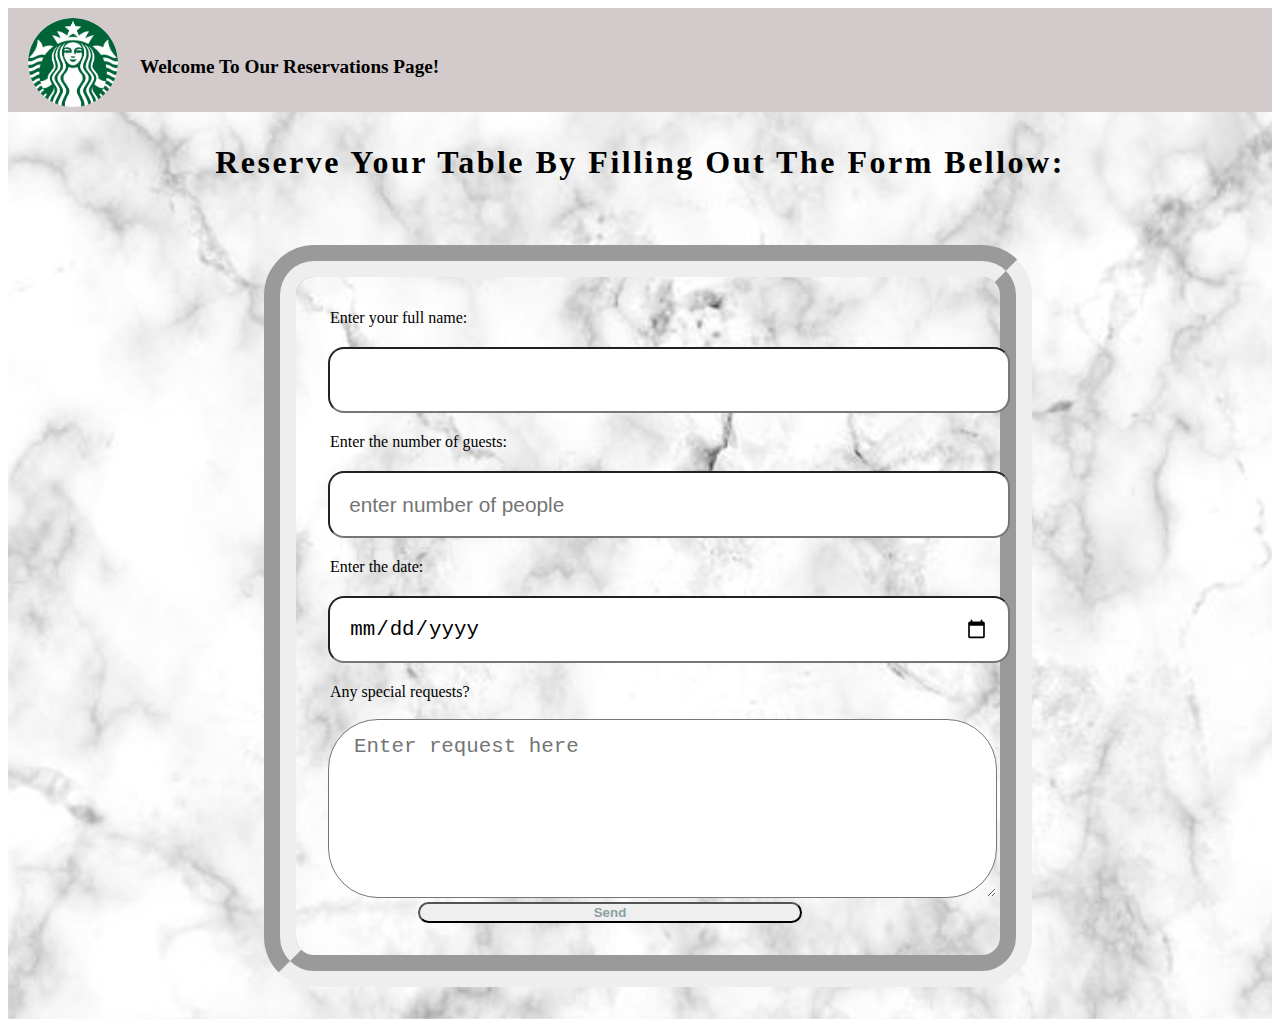
<file: booking.html>
<!DOCTYPE html>
<html>
<head>
    <meta charset='utf-8'>
    <meta http-equiv='X-UA-Compatible' content='IE=edge'>
    <title>Booking</title>
    <meta name='viewport' content='width=device-width, initial-scale=1'>
    <!-- Bootstrap CSS -->
    <link href="https://cdn.jsdelivr.net/npm/bootstrap@5.1.3/dist/css/bootstrap.min.css" rel="stylesheet" integrity="sha384-1BmE4kWBq78iYhFldvKuhfTAU6auU8tT94WrHftjDbrCEXSU1oBoqyl2QvZ6jIW3" crossorigin="anonymous">
    <link rel='stylesheet' type='text/css' media='screen' href='css/secondary.css'>
    <script src='main.js'></script>
</head>
<body>
    <!--Start booking section-->
    <section class="booking">
    <!--Start header-->
    <div class="header">
        <a href="index.html"><img src="images/logo1.jpg" alt=""></a>
        <h2>Welcome to our reservations page!</h2>
    </div>
    <!--End header-->

    <!--Start reservation section-->
    <div class="reserve">
        <h1>Reserve your table by filling out the form bellow:</h1>
        <form action=" " method="get">
            <legend>Enter your full name:</legend>
            <input type="text" id="name" placeholder="enter full name" class="box" value=" " >
            <legend>Enter the number of guests:</legend>
            <input type="number" id="number" placeholder="enter number of people" class="box" value=" "><br>
            <legend>Enter the date:</legend>
            <input type="Date" id="bookingdate" placeholder="DD/MM/YY" class="box" value=" "><br>
            <legend>Any special requests?</legend>
            <label for="request"></label><br>
                <textarea id="request" name="request" rows="4" cols="50" placeholder="Enter request here"></textarea><br>            
            <button type="submit" class="btn btn-outline-dark btn_reserve" onclick="validation()">
                    <a id="btn_about"href="#">Send</a>
            </button>
        </form>
    </div>
    <!--End reservation section-->
</section>
    <!--End booking section-->
</body>
</html>
</file>
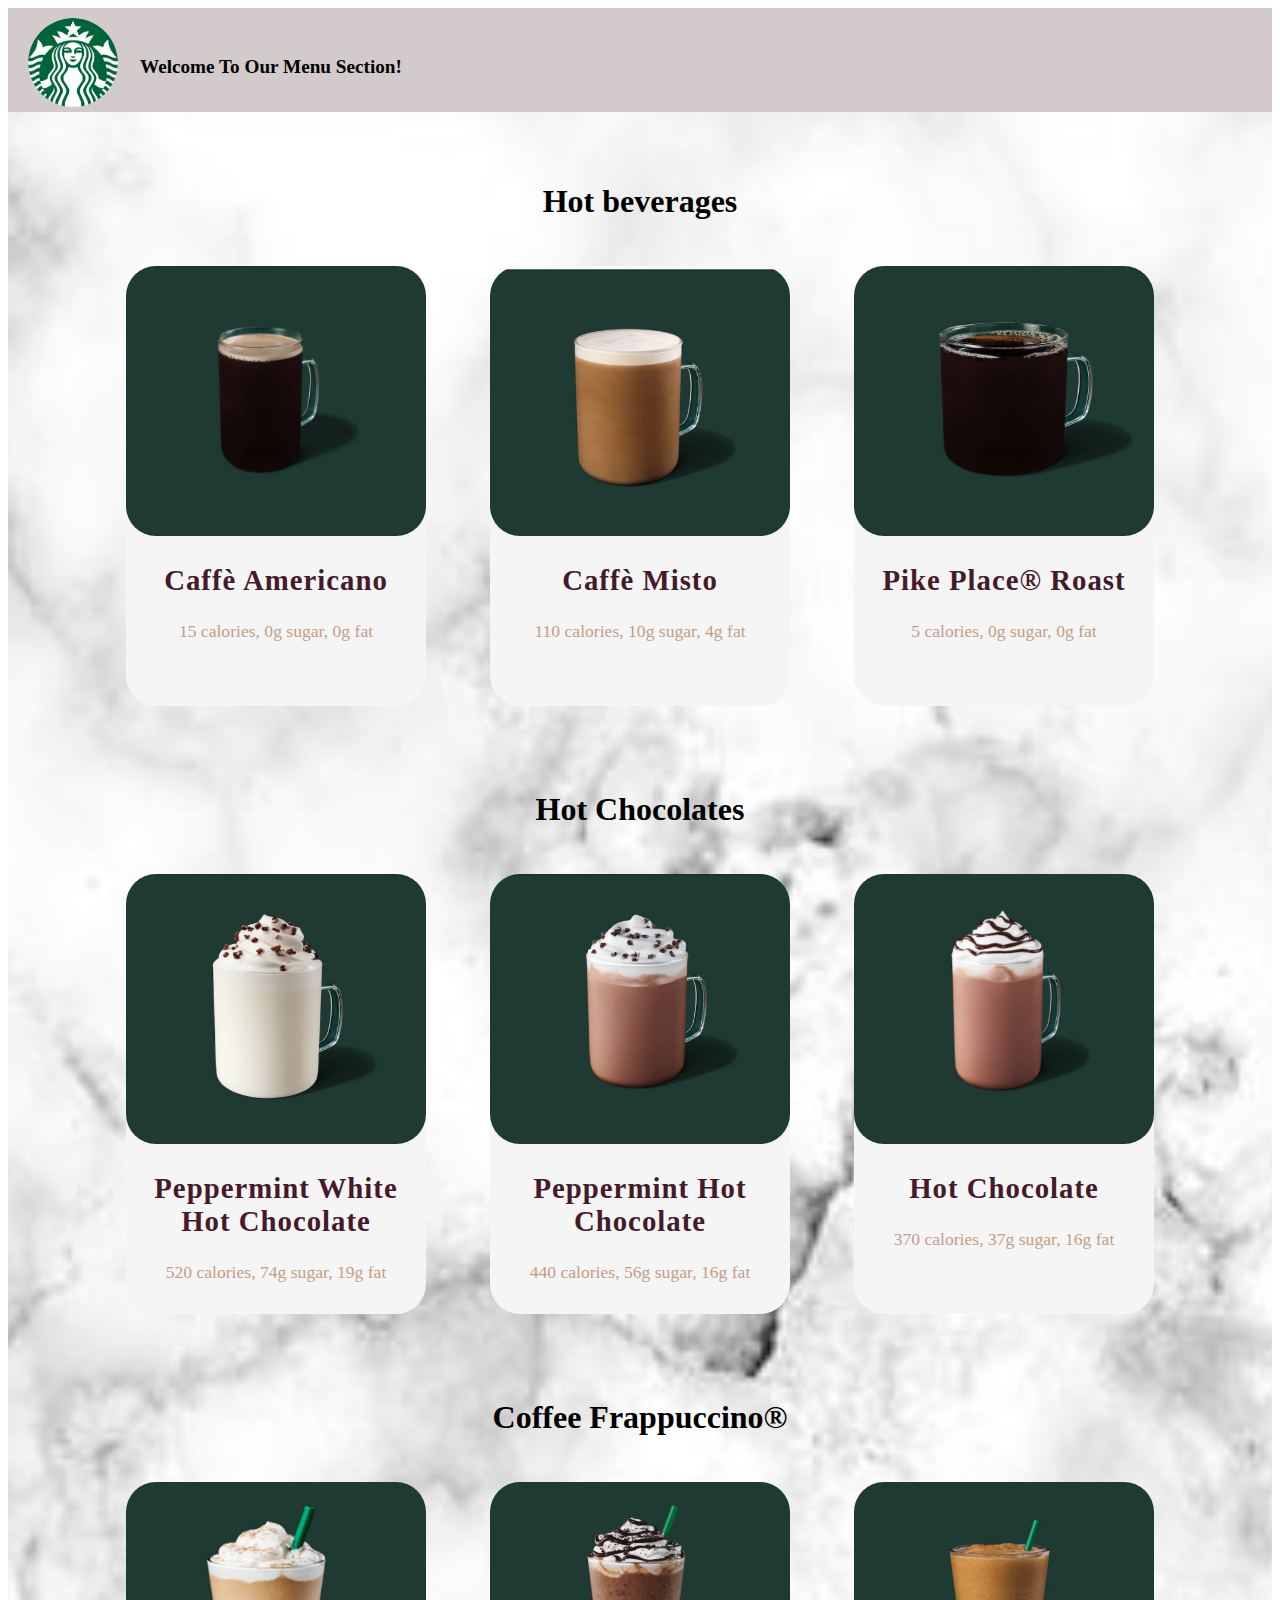
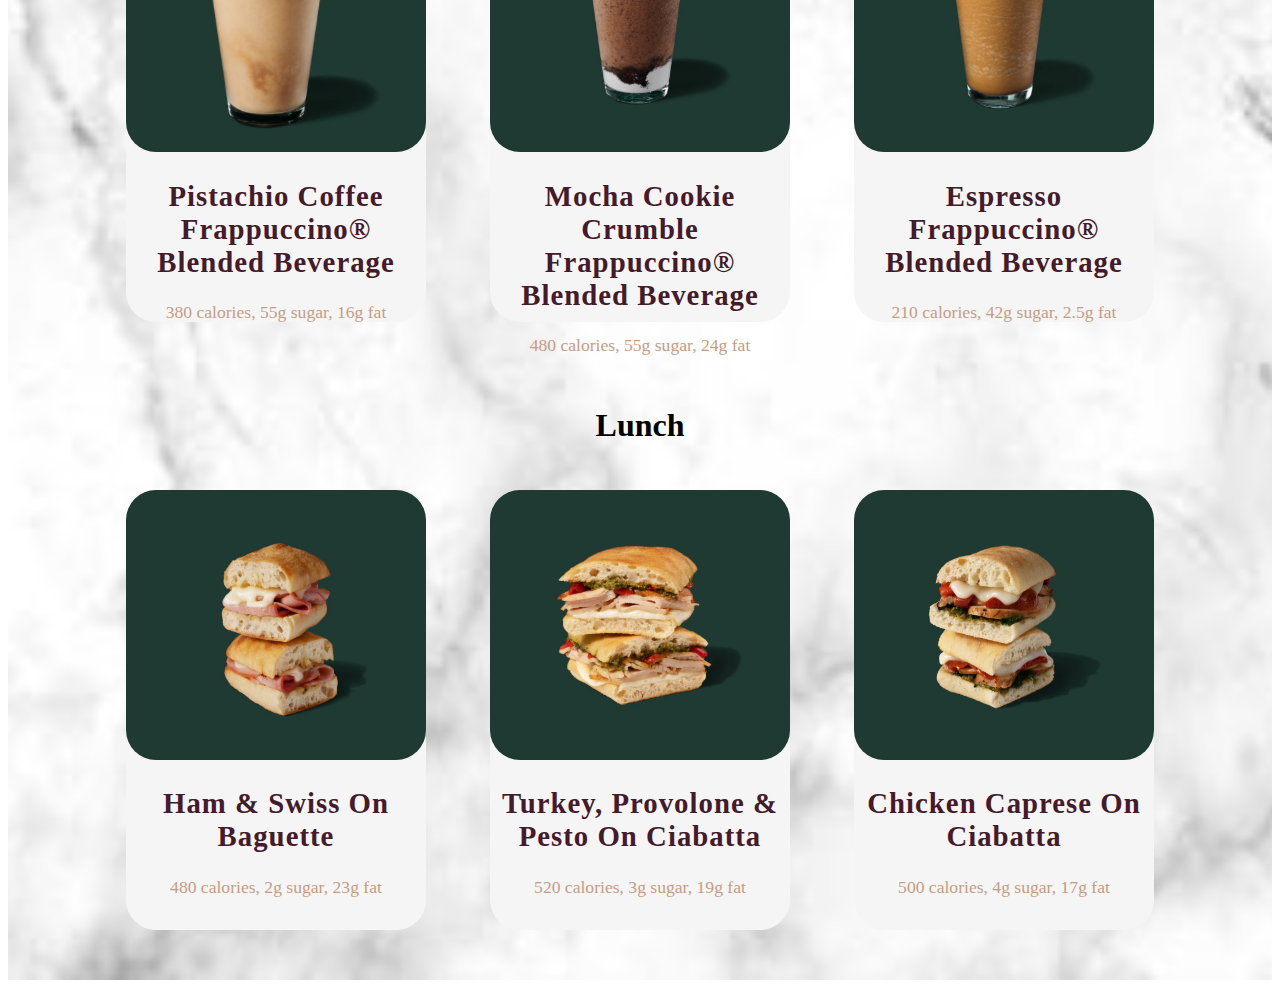
<file: menu.html>
<!DOCTYPE html>
<html>
<head>
    <meta charset='utf-8'>
    <meta http-equiv='X-UA-Compatible' content='IE=edge'>
    <title>Menu</title>
    <meta name='viewport' content='width=device-width, initial-scale=1'>
    <!--My css-->
    <link rel='stylesheet' type='text/css' media='screen' href='../css/secondary.css'></head>
<body>
    <!--Start main menu section-->
    <section class="main_menu">

        <!-- Start defining header-->
        <div class="header">
            <a href="index.html"><img src="images/logo1.jpg" alt=""></a>
            <h2>Welcome to our menu section!</h2>
        </div>
        <!--End defining header-->
        
        <div class="main_menu_container">
                <h1>Hot beverages</h1>
            <div class="beverages">
                <div class="main_menu_box">
                    <div class="main_menu_img">
                        <img src="images/main_menu1.png" alt="">
                    </div>
                    <div class="main_menu_content">
                        <h2>Caffè Americano</h2>
                        <p>15 calories, 0g sugar, 0g fat</p>
                    </div>
                </div>
                <div class="main_menu_box">
                    <div class="main_menu_img">
                        <img src="images/main_menu2.png" alt="">
                    </div>
                    <div class="main_menu_content">
                        <h2>Caffè Misto</h2>
                        <p>110 calories, 10g sugar, 4g fat </p>
                    </div>
                </div>
                <div class="main_menu_box">
                    <div class="main_menu_img">
                        <img src="images/main_menu3.png" alt="">
                    </div>
                    <div class="main_menu_content">
                        <h2>Pike Place® Roast</h2>
                        <p>5 calories, 0g sugar, 0g fat</p>
                    </div>
                </div>
            </div>
            
            <h1>Hot Chocolates</h1>
            <div class="beverages">
                <div class="main_menu_box">
                    <div class="main_menu_img">
                        <img src="images/main_menu4.png" alt="">
                    </div>
                    <div class="main_menu_content">
                        <h2>Peppermint White Hot Chocolate</h2>
                        <p>520 calories, 74g sugar, 19g fat</p>
                    </div>
                </div>
                <div class="main_menu_box">
                    <div class="main_menu_img">
                        <img src="images/main_menu5.png" alt="">
                    </div>
                    <div class="main_menu_content">
                        <h2>Peppermint Hot Chocolate</h2>
                        <p> 440 calories, 56g sugar, 16g fat</p>
                    </div>
                </div>
                <div class="main_menu_box">
                    <div class="main_menu_img">
                        <img src="images/main_menu6.png" alt="">
                    </div>
                    <div class="main_menu_content">
                        <h2>Hot Chocolate</h2>
                        <p>370 calories, 37g sugar, 16g fat</p>
                    </div>
                </div>
            </div>
            <h1>Coffee Frappuccino®</h1>
            <div class="beverages">
                <div class="main_menu_box">
                    <div class="main_menu_img">
                        <img src="images/main_menu7.png" alt="">
                    </div>
                    <div class="main_menu_content">
                        <h2>Pistachio Coffee Frappuccino® Blended Beverage</h2>
                        <p>380 calories, 55g sugar, 16g fat</p>
                    </div>
                </div>
                <div class="main_menu_box">
                    <div class="main_menu_img">
                        <img src="images/main_menu8.png" alt="">
                    </div>
                    <div class="main_menu_content">
                        <h2>Mocha Cookie Crumble Frappuccino® Blended Beverage</h2>
                        <p>480 calories, 55g sugar, 24g fat </p>
                    </div>
                </div>
                <div class="main_menu_box">
                    <div class="main_menu_img">
                        <img src="images/main_menu9.png" alt="">
                    </div>
                    <div class="main_menu_content">
                        <h2>Espresso Frappuccino® Blended Beverage</h2>
                        <p>210 calories, 42g sugar, 2.5g fat</p>
                    </div>
                </div>
            </div>
            <h1>Lunch</h1>
            <div class="beverages">
                <div class="main_menu_box">
                    <div class="main_menu_img">
                        <img src="images/main_menu10.png" alt="">
                    </div>
                    <div class="main_menu_content">
                        <h2>Ham & Swiss on Baguette</h2>
                        <p>480 calories, 2g sugar, 23g fat</p>
                    </div>
                </div>
                <div class="main_menu_box">
                    <div class="main_menu_img">
                        <img src="images/main_menu11.png" alt="">
                    </div>
                    <div class="main_menu_content">
                        <h2>Turkey, Provolone & Pesto on Ciabatta</h2>
                        <p> 520 calories, 3g sugar, 19g fat </p>
                    </div>
                </div>
                <div class="main_menu_box">
                    <div class="main_menu_img">
                        <img src="images/main_menu12.png" alt="">
                    </div>
                    <div class="main_menu_content">
                        <h2>Chicken Caprese on Ciabatta</h2>
                        <p>500 calories, 4g sugar, 17g fat</p>
                    </div>
                </div>
            </div>
        </div>
    </section>
    <!--End main menu section-->
</body>
</html>
</file>
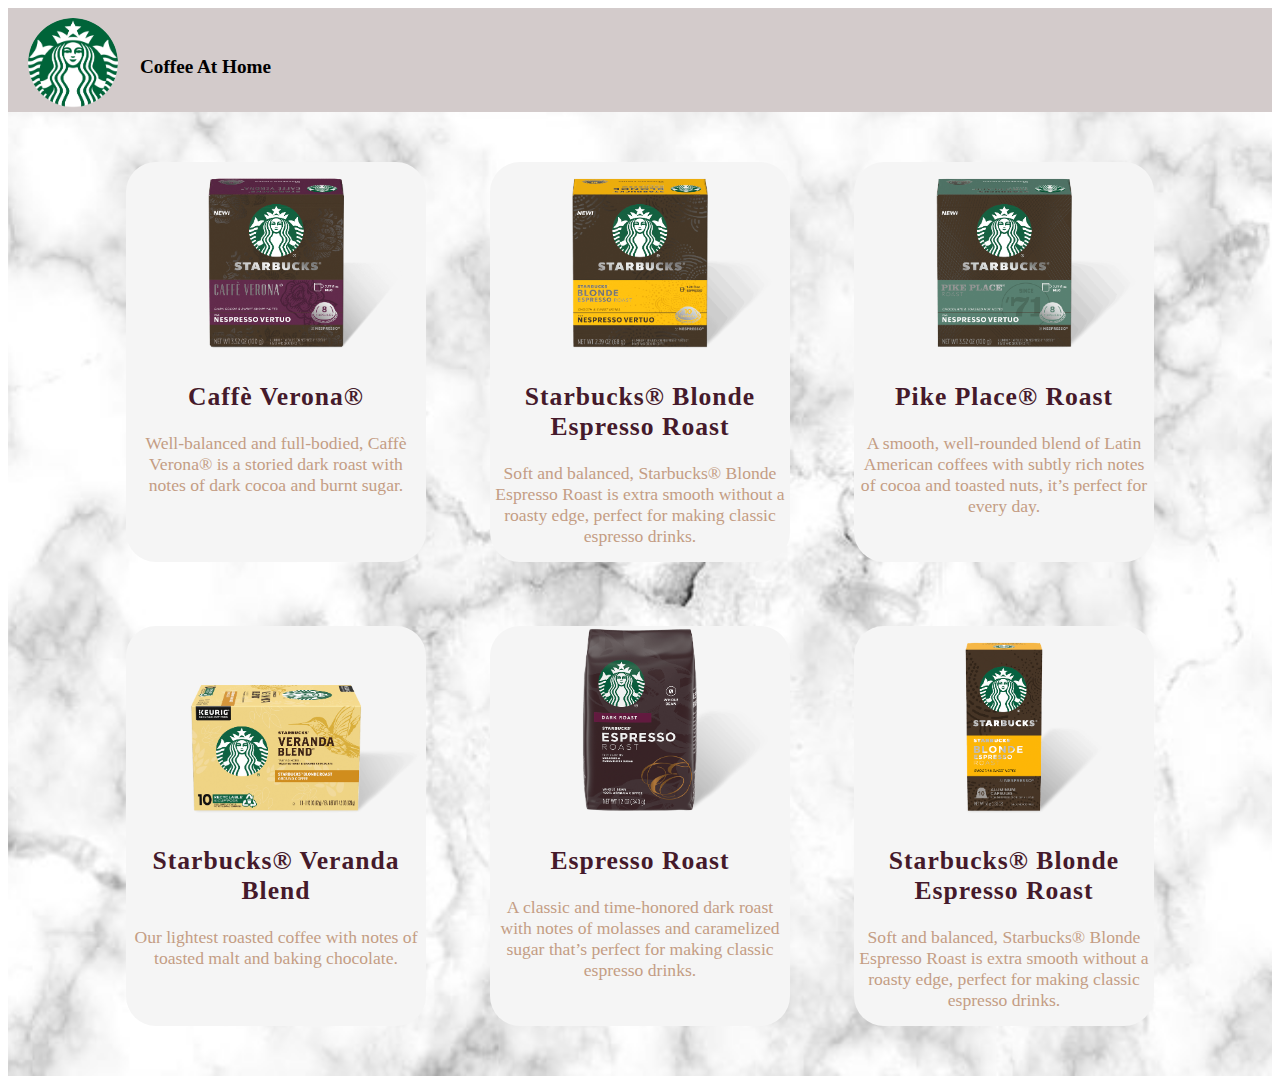
<file: products.html>
<!DOCTYPE html>
<html>
<head>
    <meta charset='utf-8'>
    <meta http-equiv='X-UA-Compatible' content='IE=edge'>
    <title>Menu</title>
    <meta name='viewport' content='width=device-width, initial-scale=1'>
    <!--My css-->
    <link rel='stylesheet' type='text/css' media='screen' href='css/secondary.css'></head>
<body>
    <!-- Start products section -->
    <section class="products">
    <!-- Start header-->
        <div class="header">
            <a href="index.html" ><img src="images/logo1.jpg" alt="" onmouseover="Pop()"></a>
            <h2>Coffee at home</h2>
        </div>
    <!-- End header-->
        <div class="products_container">
            <div class="products_box">
                <div class="img">
                    <img src="images/product1.jpg" alt="">
                </div>
                <div class="content">
                    <h2>Caffè Verona®</h2>
                    <p>Well-balanced and full-bodied, Caffè Verona® is a storied dark roast with notes of dark cocoa and burnt sugar.</p>
                </div>
            </div>
            <div class="products_box">
                <div class="img">
                    <img src="images/product2.jpg" alt="">
                </div>
                <div class="content">
                    <h2>Starbucks® Blonde Espresso Roast</h2>
                    <p>Soft and balanced, Starbucks® Blonde Espresso Roast is extra smooth without a roasty edge, perfect for making classic espresso drinks.</p>
                </div>
            </div>
            <div class="products_box">
                <div class="img">
                    <img src="images/product3.jpg" alt="">
                </div>
                <div class="content">
                    <h2>Pike Place® Roast</h2>
                    <p>A smooth, well-rounded blend of Latin American coffees with subtly rich notes of cocoa and toasted nuts, it’s perfect for every day.</p>
                </div>
            </div>
            <div class="products_box">
                <div class="img">
                    <img src="images/product4.jpg" alt="">
                </div>
                <div class="content">
                    <h2>Starbucks® Veranda Blend</h2>
                    <p>Our lightest roasted coffee with notes of toasted malt and baking chocolate.</p>
                </div>
            </div>
            <div class="products_box">
                <div class="img">
                    <img src="images/product5.jpg" alt="">
                </div>
                <div class="content">
                    <h2>Espresso Roast</h2>
                    <p>A classic and time-honored dark roast with notes of molasses and caramelized sugar that’s perfect for making classic espresso drinks.</p>
                </div>
            </div>
            <div class="products_box">
                <div class="img">
                    <img src="images/product6.jpg" alt="">
                </div>
                <div class="content">
                    <h2>Starbucks® Blonde Espresso Roast</h2>
                    <p>Soft and balanced, Starbucks® Blonde Espresso Roast is extra smooth without a roasty edge, perfect for making classic espresso drinks.</p>
                </div>
            </div>
        </div>
    </section>
<!-- End products section-->
</body>
</html>
</file>
<file: css/secondary.css>
/*Start defining color variables*/
:root{
    --text-color5: #451a2b;
    --text-color7:#c49d84;
    --bg-color2:#8da0a4;
    --bg-color3:rgb(211, 203, 203);
    --bg-color4:rgb(241, 236, 236);
}
/*End defining color variables*/

/* Start styling products section menu */

.header{
    width: 100%;
    height: fit-content;
    background-color:var(--bg-color3);  
}
.header img{
    width: 90px;
    height: 90px;
    border-radius: 50px;
    margin: 10px 20px 0 20px;
}
.header h2{
    text-transform: capitalize;
    position: absolute;
    font-size: 1.2rem;
    top: 40px;
    left: 140px;
}
.products{
    width: 100%;
   background: url(../images/bg_about.jpg);
   background-repeat: repeat;
   background-size: cover;
   background-position: center;
}
.products_container{
    background: url(../images/bg_about.jpg);
   background-repeat: repeat;
   background-size: cover;
   background-position: center;
    display: flex;
   flex-wrap: wrap;
   justify-content: center;
    gap:4rem;
   padding: 50px 0;
}
div.products_box{
    height: 400px;
    width:300px;
    background-color:whitesmoke;
    border-radius: 30px;
}
.products_box .img img{
    height: 250px;
    width: 100%;
    margin-top: -55px;
    border-radius: 30px;
}
.content h2{
    color:var(--text-color5);
    font-size: 1.6rem;
    text-align: center;
    text-transform: capitalize;
    letter-spacing: 1px;
}
.content p{
    text-align: center;
    padding: 0 5px ;
    font-size: 1.1rem;
    color:var(--text-color7);
}
/* End styling products section menu */

/* Start styling main menu section */
.main_menu_container{
    background: url(../images/bg_about.jpg);
   background-repeat: repeat;
   background-size: cover;
   background-position: center;
    display: flex;
   flex-wrap: wrap;
   justify-content: center;
    gap:4rem;
   padding: 50px 0;
}
.main_menu_container h1{
    display: flex;
    flex-direction: column;
    width: 100%;
    height: fit-content;
    align-items: center;
    font-size: 2rem;
}
.beverages{
    display: flex;
   flex-wrap: wrap;
   justify-content: center;
    gap:4rem;
}
.main_menu_box{
    height: 400px;
    width:300px;
    background-color:whitesmoke;
    border-radius: 30px;
}
.main_menu_img img{
    height: 270px;
    width: 100%;
    margin-top: -40px;
    border-radius: 30px;
}
.main_menu_content h2{
    color:var(--text-color5);
    font-size: 1.8rem;
    text-align: center;
    text-transform: capitalize;
    letter-spacing: 1px;
}
.main_menu_content p{
    text-align: center;
    padding: 0 5px ;
    font-size: 1.1rem;
    color:var(--text-color7);
}
/* Main menu section end*/

/* Start  styling booking section*/
.booking{
    border-spacing: 15%;
    width: 100%;
   background: url(../images/bg_about.jpg);
   background-repeat: repeat;
   background-size: cover;
   background-position: center;
}
.reserve{
    display: flex;
    justify-content: center;
    align-items: center;
    flex-direction: column;
}
.reserve h1{
    font-size: 2rem;
    margin: 2rem;
    letter-spacing: 2.5px;
    text-transform: capitalize;
}
.reserve form{
    margin: 2rem 2rem 2rem 3rem;
    max-width: 40rem;
    border-radius: 50px;
    padding: 2rem;
    border-style: groove;
    border-width: 2rem;
}
.reserve form .box{
    margin: 20px 0;
    width: 100%;
    padding: 1.2rem;
    border-radius: 1rem;
    font-size: 1.3rem;
}
.reserve form textarea{
    height:10rem;
    border-radius: 50px;
    font-size: 1.3rem;
    text-align: start;
    padding-top: 15px;
    padding-left: 25px;
}
.btn_reserve{
    margin: 0 90px;
     width: 60%;
     border-radius: 50px;
     transition: all .2s ease;
     font-weight: 600;
}
#btn_about{
    text-decoration: none;
    color: var(  --bg-color2);
}
/* End  styling booking section*/
</file>
